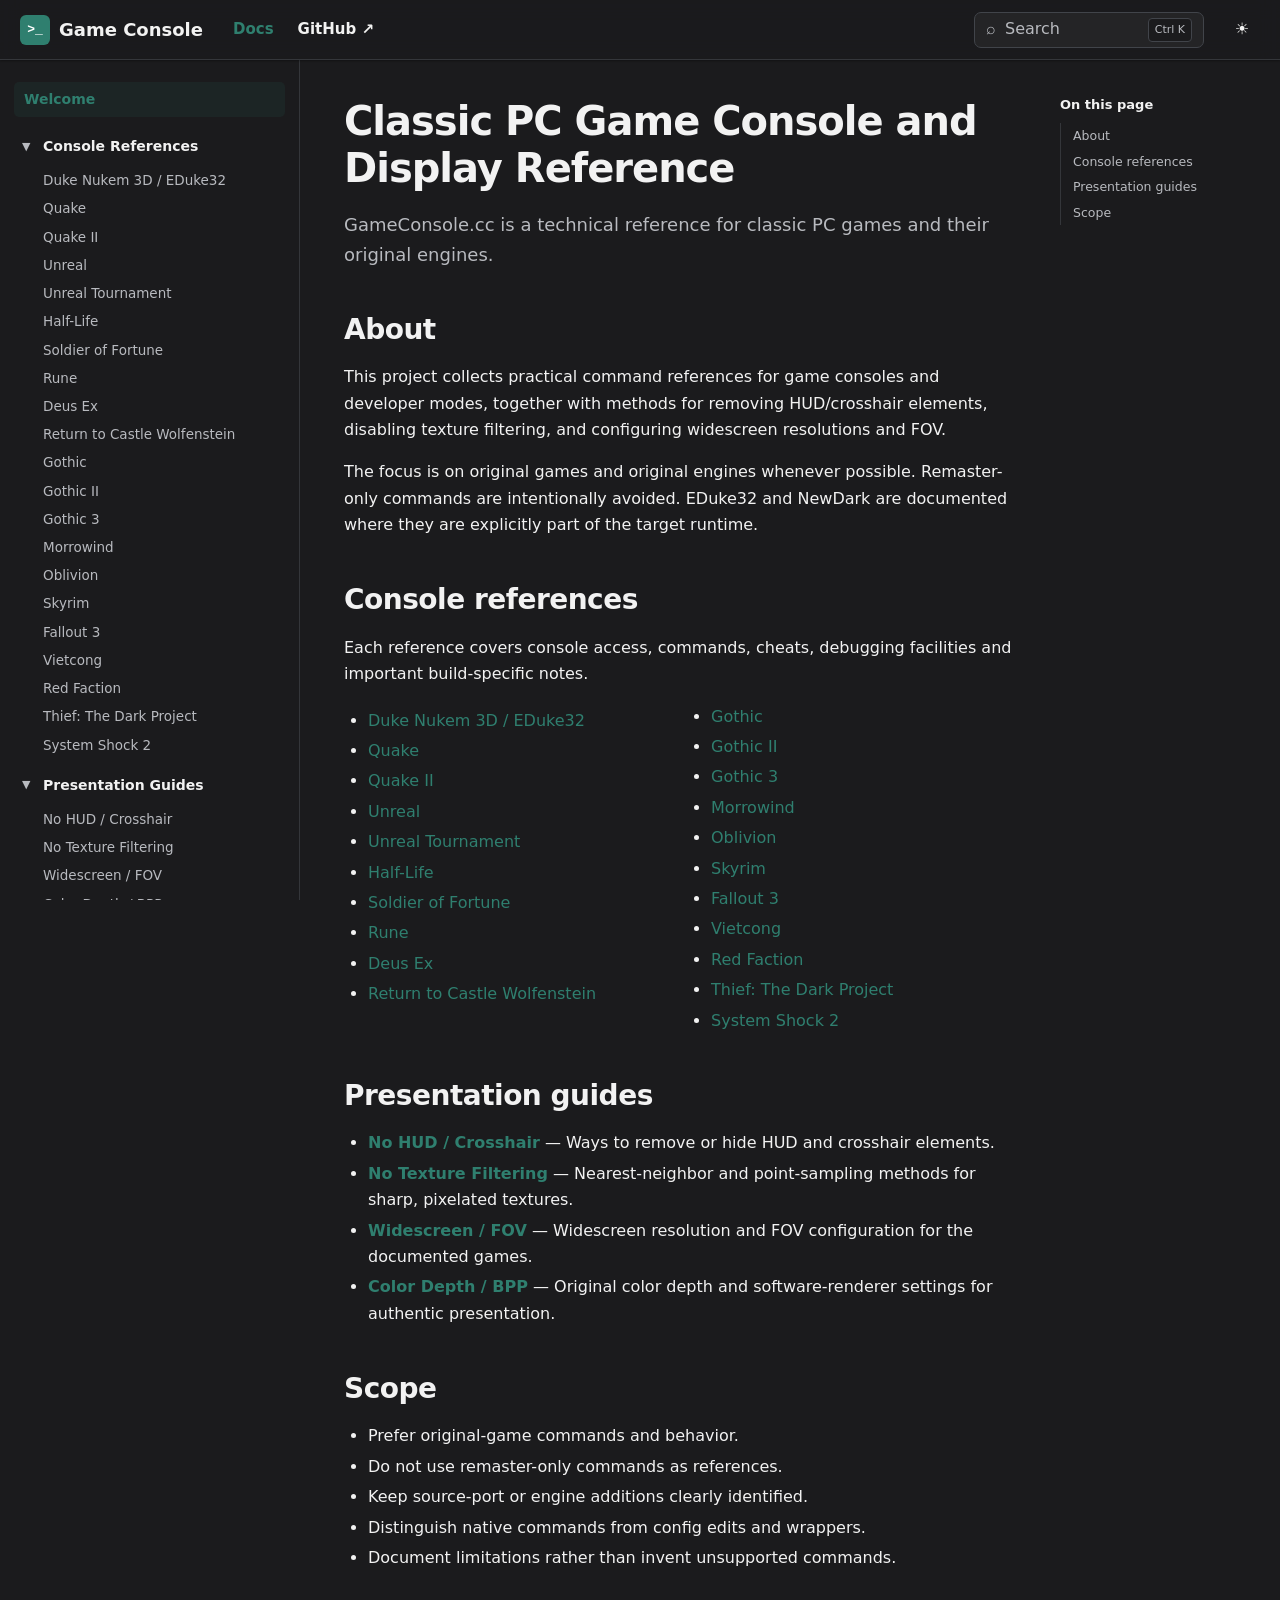
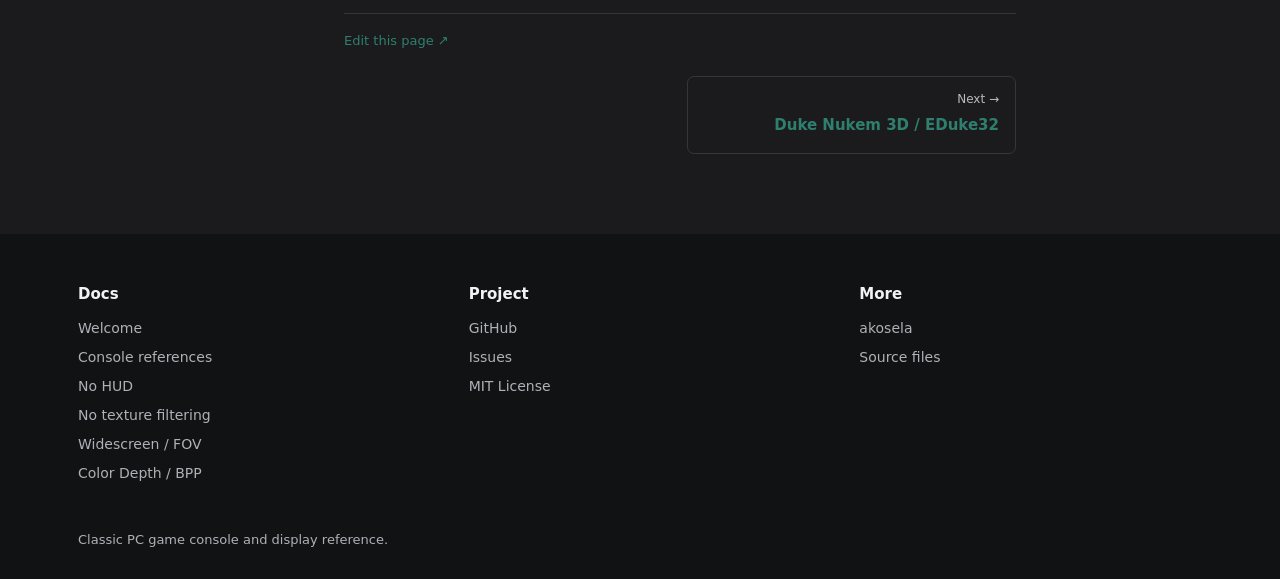
<file: docs/index.html>
<!doctype html>
<html lang="en">
<head>
  <meta charset="utf-8">
  <meta name="viewport" content="width=device-width,initial-scale=1">
  <meta name="description" content="Classic PC game console commands, HUD removal, texture filtering, widescreen and FOV documentation.">
  <title>GameConsole.cc - Classic PC Game Console and Display Reference</title>
  <link rel="stylesheet" href="assets/styles.css">
  <script>
    (()=>{const t=localStorage.getItem("gcd-theme") || "dark";document.documentElement.dataset.theme=t;})();
  </script>
</head>
<body>
<header class="navbar">
  <div class="navbar-inner">
    <button class="icon-button mobile-menu" id="mobile-menu"
            type="button" aria-label="Toggle navigation">☰</button>
    <a class="navbar-brand" href="index.html">
      <span class="brand-icon">&gt;_</span>
      <span>Game Console</span>
    </a>
    <nav class="navbar-items" aria-label="Primary navigation">
      <a class="navbar-link active" href="index.html">Docs</a>
      <a class="navbar-link" data-repo-link target="_blank" rel="noopener">GitHub ↗</a>
    </nav>
    <div class="navbar-spacer"></div>
    <button class="search-button" id="search-button" type="button">
      <span>⌕</span>
      <span class="label">Search</span>
      <span class="key">Ctrl K</span>
    </button>
    <button class="icon-button" id="theme-toggle" type="button"
            aria-label="Toggle color mode">◐</button>
  </div>
</header>
<div class="docs-shell">
  <aside id="sidebar" class="sidebar"></aside>
  <main class="docs-main">
    <div class="docs-content">
      <h1 class="home-title">Classic PC Game Console and Display Reference</h1>
      <p class="home-lead">
        GameConsole.cc is a technical reference for classic PC games and their
        original engines.
      </p>
      <section class="content-section" id="about">
        <h2>About</h2>
        <p>
          This project collects practical command references for game consoles
          and developer modes, together with methods for removing HUD/crosshair
          elements, disabling texture filtering, and configuring widescreen
          resolutions and FOV.
        </p>
        <p>
          The focus is on original games and original engines whenever possible.
          Remaster-only commands are intentionally avoided. EDuke32 and NewDark
          are documented where they are explicitly part of the target runtime.
        </p>
      </section>
      <section class="content-section" id="console-references">
        <h2>Console references</h2>
        <p>
          Each reference covers console access, commands, cheats, debugging
          facilities and important build-specific notes.
        </p>
        <ul class="game-columns" id="console-list"></ul>
      </section>

      <section class="content-section" id="presentation-guides">
        <h2>Presentation guides</h2>
        <ul id="guide-list"></ul>
      </section>
      <section class="content-section" id="scope">
        <h2>Scope</h2>
        <ul>
          <li>Prefer original-game commands and behavior.</li>
          <li>Do not use remaster-only commands as references.</li>
          <li>Keep source-port or engine additions clearly identified.</li>
          <li>Distinguish native commands from config edits and wrappers.</li>
          <li>Document limitations rather than invent unsupported commands.</li>
        </ul>
      </section>
      <div class="edit-row">
        <a href="https://github.com/akosela/game-console/edit/master/README.md"
           target="_blank" rel="noopener">Edit this page ↗</a>
      </div>
      <nav class="pagination-nav">
        <div></div>
        <a class="pagination-link next"
           href="doc.html?file=duke-nukem-3d-eduke32-console.txt">
          <span class="pagination-sublabel">Next →</span>
          <span class="pagination-title">Duke Nukem 3D / EDuke32</span>
        </a>
      </nav>
    </div>
  </main>
  <aside class="toc">
    <div class="toc-label">On this page</div>
    <a href="#about">About</a>
    <a href="#console-references">Console references</a>
    <a href="#presentation-guides">Presentation guides</a>
    <a href="#scope">Scope</a>
  </aside>
</div>
<footer class="footer">
  <div class="footer-inner">
    <div>
      <div class="footer-title">Docs</div>
      <a href="index.html">Welcome</a>
      <a href="doc.html?file=thief-console.txt">Console references</a>
      <a href="doc.html?file=nohud.txt">No HUD</a>
      <a href="doc.html?file=notexturefiltering.txt">No texture filtering</a>
      <a href="doc.html?file=widescreen.txt">Widescreen / FOV</a>
      <a href="doc.html?file=bpp.txt">Color Depth / BPP</a>
    </div>
    <div>
      <div class="footer-title">Project</div>
      <a data-repo-link target="_blank" rel="noopener">GitHub</a>
      <a href="https://github.com/akosela/game-console/issues" target="_blank" rel="noopener">Issues</a>
      <a href="https://github.com/akosela/game-console/blob/master/LICENSE" target="_blank" rel="noopener">MIT License</a>
    </div>
    <div>
      <div class="footer-title">More</div>
      <a href="https://github.com/akosela" target="_blank" rel="noopener">akosela</a>
      <a href="https://github.com/akosela/game-console" target="_blank" rel="noopener">Source files</a>
    </div>
  </div>
  <div class="footer-bottom">
    Classic PC game console and display reference.
  </div>
</footer>

<div class="search-modal" id="search-modal" aria-hidden="true">
  <div class="search-panel" role="dialog" aria-modal="true" aria-label="Search documentation">
    <div class="search-input-row">
      <span>⌕</span>
      <input id="search-input" class="search-input" type="search"
             placeholder="Search documentation..." autocomplete="off">
    </div>
    <div id="search-results" class="search-results"></div>
  </div>
</div>
<script src="assets/config.js"></script>
<script src="assets/app.js"></script>
<script>
(() => {
  const docs=window.GAME_CONSOLE_DOCS.documents;
  const api=window.GameConsoleDocs;
  const consoleDocs=docs.filter(d=>d.group==="Console References");
  const guides=docs.filter(d=>d.group==="Presentation Guides");
  const guideDescriptions={
  "nohud.txt": "Ways to remove or hide HUD and crosshair elements.",
  "notexturefiltering.txt":
    "Nearest-neighbor and point-sampling methods for sharp, pixelated textures.",
  "widescreen.txt":
    "Widescreen resolution and FOV configuration for the documented games.",
  "bpp.txt":
    "Original color depth and software-renderer settings for authentic presentation."
};
  document.querySelector("#console-list").innerHTML=consoleDocs.map(
    d=>`<li><a href="${api.docUrl(d.file)}">${api.escapeHtml(d.title)}</a></li>`
  ).join("");
  document.querySelector("#guide-list").innerHTML=guides.map(d=>{
    const desc=guideDescriptions[d.file] || "Presentation configuration reference.";
    return `<li><a href="${api.docUrl(d.file)}"><strong>${api.escapeHtml(d.title)}</strong></a> — ${desc}</li>`;
  }).join("");
})();
</script>
<!-- Cloudflare Web Analytics --><script type='module' src='https://static.cloudflareinsights.com/beacon.min.js' data-cf-beacon='{"token": "ddf84d8627ce4d67b2b83c2fdfb0695c"}'></script><!-- End Cloudflare Web Analytics -->
</body>
</html>
</file>
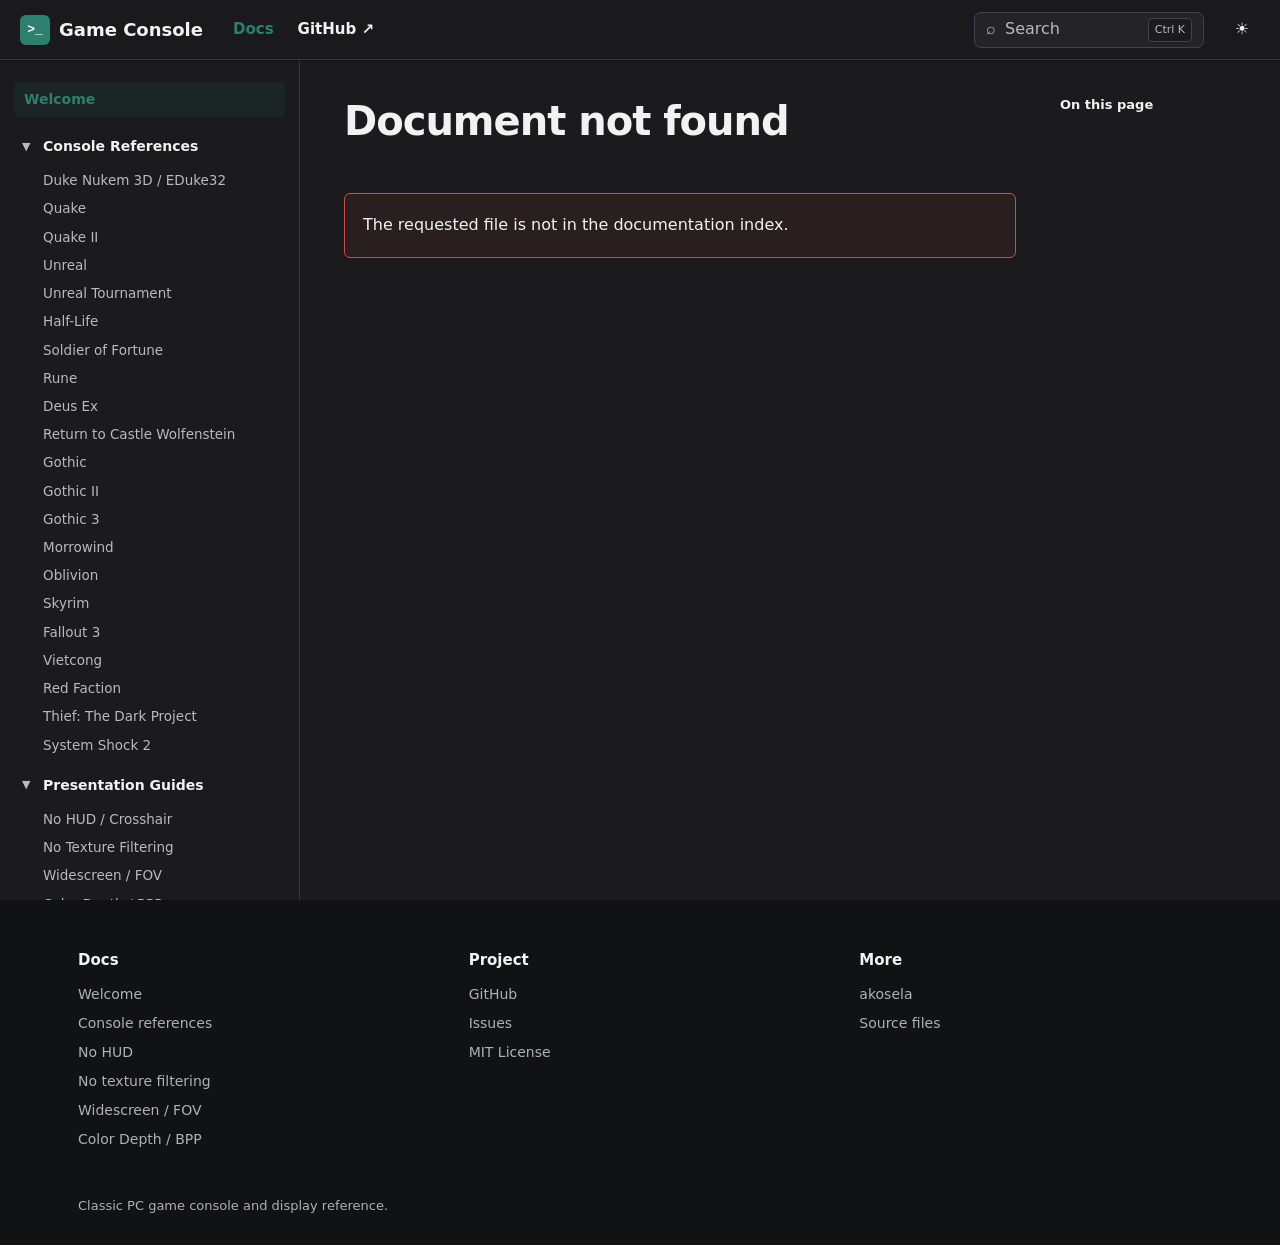
<file: docs/doc.html>
<!doctype html>
<html lang="en">
<head>
  <meta charset="utf-8">
  <meta name="viewport" content="width=device-width,initial-scale=1">
  <meta name="description" content="Game Console documentation reference.">
  <title>Game Console</title>
  <link rel="stylesheet" href="assets/styles.css">
  <script>
    (()=>{const t=localStorage.getItem("gcd-theme") || "dark";document.documentElement.dataset.theme=t;})();
  </script>
</head>
<body>
<header class="navbar">
  <div class="navbar-inner">
    <button class="icon-button mobile-menu" id="mobile-menu"
            type="button" aria-label="Toggle navigation">☰</button>
    <a class="navbar-brand" href="index.html">
      <span class="brand-icon">&gt;_</span>
      <span>Game Console</span>
    </a>
    <nav class="navbar-items" aria-label="Primary navigation">
      <a class="navbar-link active" href="index.html">Docs</a>
      <a class="navbar-link" data-repo-link target="_blank" rel="noopener">GitHub ↗</a>
    </nav>
    <div class="navbar-spacer"></div>
    <button class="search-button" id="search-button" type="button">
      <span>⌕</span>
      <span class="label">Search</span>
      <span class="key">Ctrl K</span>
    </button>
    <button class="icon-button" id="theme-toggle" type="button"
            aria-label="Toggle color mode">◐</button>
  </div>
</header>
<div class="docs-shell">
  <aside id="sidebar" class="sidebar"></aside>
  <main class="docs-main">
    <div class="docs-content">
      <h1 id="doc-title" class="doc-title">Loading…</h1>
      <div id="doc-meta" class="doc-meta"></div>
      <div id="doc-actions" class="doc-actions"></div>
      <article id="article" class="article">
        <div class="loading">Loading source document…</div>
      </article>
      <div id="doc-bottom"></div>
    </div>
  </main>
  <aside class="toc">
    <div class="toc-label">On this page</div>
    <div id="toc-links"></div>
  </aside>
</div>
<footer class="footer">
  <div class="footer-inner">
    <div>
      <div class="footer-title">Docs</div>
      <a href="index.html">Welcome</a>
      <a href="doc.html?file=thief-console.txt">Console references</a>
      <a href="doc.html?file=nohud.txt">No HUD</a>
      <a href="doc.html?file=notexturefiltering.txt">No texture filtering</a>
      <a href="doc.html?file=widescreen.txt">Widescreen / FOV</a>
      <a href="doc.html?file=bpp.txt">Color Depth / BPP</a>
    </div>
    <div>
      <div class="footer-title">Project</div>
      <a data-repo-link target="_blank" rel="noopener">GitHub</a>
      <a href="https://github.com/akosela/game-console/issues" target="_blank" rel="noopener">Issues</a>
      <a href="https://github.com/akosela/game-console/blob/master/LICENSE" target="_blank" rel="noopener">MIT License</a>
    </div>
    <div>
      <div class="footer-title">More</div>
      <a href="https://github.com/akosela" target="_blank" rel="noopener">akosela</a>
      <a href="https://github.com/akosela/game-console" target="_blank" rel="noopener">Source files</a>
    </div>
  </div>
  <div class="footer-bottom">
    Classic PC game console and display reference.
  </div>
</footer>

<div class="search-modal" id="search-modal" aria-hidden="true">
  <div class="search-panel" role="dialog" aria-modal="true" aria-label="Search documentation">
    <div class="search-input-row">
      <span>⌕</span>
      <input id="search-input" class="search-input" type="search"
             placeholder="Search documentation..." autocomplete="off">
    </div>
    <div id="search-results" class="search-results"></div>
  </div>
</div>
<script src="assets/config.js"></script>
<script src="assets/app.js"></script>
<script src="assets/doc.js"></script>

<!-- Cloudflare Web Analytics --><script type='module' src='https://static.cloudflareinsights.com/beacon.min.js' data-cf-beacon='{"token": "ddf84d8627ce4d67b2b83c2fdfb0695c"}'></script><!-- End Cloudflare Web Analytics -->
</body>
</html>
</file>
<file: docs/assets/styles.css>
:root {
  --ifm-color-primary: #2f7f6f;
  --ifm-color-primary-dark: #2a7264;
  --ifm-color-primary-light: #398f7e;
  --bg: #ffffff;
  --bg-subtle: #f7f7f8;
  --text: #1c1e21;
  --text-muted: #606770;
  --border: #e2e3e5;
  --border-strong: #d4d5d8;
  --code-bg: #f4f5f6;
  --code-text: #292d33;
  --navbar-bg: rgba(255,255,255,.97);
  --sidebar-bg: #ffffff;
  --footer-bg: #242526;
  --footer-text: #e4e6eb;
  --footer-muted: #b0b3b8;
  --shadow: 0 1px 2px 0 rgba(0,0,0,.08);
  --navbar-height: 60px;
  --sidebar-width: 300px;
  --toc-width: 220px;
  --content-max: 820px;
  --font: system-ui,-apple-system,BlinkMacSystemFont,"Segoe UI",Roboto,Helvetica,Arial,sans-serif;
  --mono: ui-monospace,SFMono-Regular,Menlo,Monaco,Consolas,"Liberation Mono","Courier New",monospace;
}
html[data-theme="dark"] {
  --bg: #1b1b1d;
  --bg-subtle: #242426;
  --text: #f2f2f2;
  --text-muted: #b8babf;
  --border: #34363a;
  --border-strong: #41444a;
  --code-bg: #27292d;
  --code-text: #f0f1f2;
  --navbar-bg: rgba(27,27,29,.97);
  --sidebar-bg: #1b1b1d;
  --footer-bg: #111214;
  --footer-text: #f1f2f3;
  --footer-muted: #aeb1b7;
  --shadow: 0 1px 2px rgba(0,0,0,.35);
}
* { box-sizing: border-box; }
html {
  scroll-behavior: smooth;
  scroll-padding-top: calc(var(--navbar-height) + 16px);
}
body {
  margin: 0;
  color: var(--text);
  background: var(--bg);
  font-family: var(--font);
  font-size: 16px;
  line-height: 1.65;
  -webkit-font-smoothing: antialiased;
}
a {
  color: var(--ifm-color-primary);
  text-decoration: none;
}
a:hover { text-decoration: underline; }
code {
  padding: .12rem .3rem;
  border-radius: 4px;
  background: var(--code-bg);
  color: var(--code-text);
  font-family: var(--mono);
  font-size: 13px;
}
button,input { font: inherit; }
::selection {
  color: #fff;
  background: var(--ifm-color-primary);
}

/* Navbar */
.navbar {
  position: sticky;
  top: 0;
  z-index: 80;
  height: var(--navbar-height);
  border-bottom: 1px solid var(--border);
  background: var(--navbar-bg);
  box-shadow: var(--shadow);
  backdrop-filter: blur(10px);
}
.navbar-inner {
  height: 100%;
  display: flex;
  align-items: center;
  gap: 20px;
  padding: 0 20px;
}
.navbar-brand {
  display: inline-flex;
  align-items: center;
  gap: 9px;
  color: var(--text);
  font-size: 18px;
  font-weight: 700;
}
.navbar-brand:hover { text-decoration: none; }
.brand-icon {
  width: 30px;
  height: 30px;
  display: grid;
  place-items: center;
  border-radius: 6px;
  background: var(--ifm-color-primary);
  color: white;
  font-family: var(--mono);
  font-size: 13px;
  font-weight: 700;
}
.navbar-items {
  display: flex;
  align-items: center;
  gap: 4px;
}
.navbar-link {
  padding: 7px 10px;
  border-radius: 5px;
  color: var(--text);
  font-size: 15px;
  font-weight: 600;
}
.navbar-link:hover {
  color: var(--ifm-color-primary);
  text-decoration: none;
}
.navbar-link.active { color: var(--ifm-color-primary); }
.navbar-spacer { flex: 1; }
.search-button {
  width: 230px;
  height: 36px;
  display: flex;
  align-items: center;
  gap: 9px;
  padding: 0 11px;
  border: 1px solid var(--border-strong);
  border-radius: 7px;
  color: var(--text-muted);
  background: var(--bg-subtle);
  cursor: pointer;
  text-align: left;
}
.search-button .key {
  margin-left: auto;
  padding: 1px 6px;
  border: 1px solid var(--border-strong);
  border-radius: 4px;
  background: var(--bg);
  font-size: 11px;
  line-height: 20px;
}
.icon-button {
  width: 36px;
  height: 36px;
  display: grid;
  place-items: center;
  border: 0;
  border-radius: 6px;
  color: var(--text);
  background: transparent;
  cursor: pointer;
}
.icon-button:hover { background: var(--bg-subtle); }
.mobile-menu { display: none; }

/* Docs shell */
.docs-shell {
  display: grid;
  grid-template-columns: var(--sidebar-width) minmax(0,1fr) var(--toc-width);
  min-height: calc(100vh - var(--navbar-height));
}
.sidebar {
  position: sticky;
  top: var(--navbar-height);
  height: calc(100vh - var(--navbar-height));
  overflow-y: auto;
  border-right: 1px solid var(--border);
  background: var(--sidebar-bg);
  padding: 22px 14px 36px;
}
.sidebar-home {
  display: block;
  margin-bottom: 12px;
  padding: 6px 10px;
  border-radius: 5px;
  color: var(--text);
  font-size: 14px;
  font-weight: 600;
}
.sidebar-home:hover {
  background: var(--bg-subtle);
  text-decoration: none;
}
.sidebar-home.active {
  color: var(--ifm-color-primary);
  background: color-mix(in srgb, var(--ifm-color-primary) 10%, transparent);
}
.sidebar-group { margin: 5px 0 9px; }
.sidebar-group-toggle {
  width: 100%;
  display: flex;
  align-items: center;
  gap: 7px;
  padding: 6px 8px;
  border: 0;
  border-radius: 5px;
  color: var(--text);
  background: transparent;
  cursor: pointer;
  font-size: 14px;
  font-weight: 700;
  text-align: left;
}
.sidebar-group-toggle:hover { background: var(--bg-subtle); }
.sidebar-chevron {
  width: 14px;
  color: var(--text-muted);
  font-size: 11px;
  transition: transform .12s ease;
}
.sidebar-group.collapsed .sidebar-chevron { transform: rotate(-90deg); }
.sidebar-list {
  margin: 2px 0 4px;
  padding: 0 0 0 21px;
  list-style: none;
}
.sidebar-group.collapsed .sidebar-list { display: none; }
.sidebar-link {
  display: block;
  padding: 5px 8px;
  border-radius: 5px;
  color: var(--text-muted);
  font-size: 13.5px;
  line-height: 1.35;
}
.sidebar-link:hover {
  color: var(--text);
  background: var(--bg-subtle);
  text-decoration: none;
}
.sidebar-link.active {
  color: var(--ifm-color-primary);
  background: color-mix(in srgb, var(--ifm-color-primary) 10%, transparent);
  font-weight: 600;
}
.docs-main {
  min-width: 0;
  padding: 38px 44px 80px;
}
.docs-content {
  width: min(100%, var(--content-max));
  margin: 0 auto;
}
.toc {
  position: sticky;
  top: var(--navbar-height);
  align-self: start;
  max-height: calc(100vh - var(--navbar-height));
  overflow-y: auto;
  padding: 34px 20px 40px 0;
}
.toc-label {
  margin-bottom: 8px;
  color: var(--text);
  font-size: 13px;
  font-weight: 700;
}
.toc a {
  display: block;
  padding: 4px 0 4px 12px;
  border-left: 1px solid var(--border);
  color: var(--text-muted);
  font-size: 12.5px;
  line-height: 1.4;
}
.toc a:hover {
  color: var(--ifm-color-primary);
  text-decoration: none;
}
.toc a.active {
  color: var(--ifm-color-primary);
  border-left-color: var(--ifm-color-primary);
}

/* Home/article */
.doc-title,
.home-title {
  margin: 0 0 18px;
  color: var(--text);
  font-size: 40px;
  line-height: 1.18;
  letter-spacing: -.025em;
}
.home-lead {
  margin: 0 0 34px;
  color: var(--text-muted);
  font-size: 18px;
}
.content-section {
  margin: 0 0 38px;
}
.content-section h2,
.article h2 {
  margin: 36px 0 16px;
  padding-top: 6px;
  font-size: 28px;
  line-height: 1.3;
  letter-spacing: -.018em;
}
.content-section h3,
.article h3 {
  margin: 28px 0 10px;
  font-size: 21px;
  line-height: 1.35;
}
.content-section p,
.article p {
  margin: 0 0 16px;
}
.content-section ul,
.article ul,
.article ol {
  margin: 0 0 16px;
  padding-left: 24px;
}
.content-section li,
.article li { margin: 4px 0; }
.game-columns {
  columns: 2;
  column-gap: 38px;
  padding-left: 22px;
}
.game-columns li { break-inside: avoid; }
.doc-meta {
  margin: -8px 0 28px;
  color: var(--text-muted);
  font-size: 13px;
}
.doc-actions {
  display: flex;
  flex-wrap: wrap;
  gap: 12px;
  margin: -10px 0 30px;
}
.doc-actions a {
  font-size: 13px;
  font-weight: 600;
}
.article section { margin-bottom: 34px; }
.anchor-link {
  margin-left: 7px;
  opacity: 0;
  color: var(--ifm-color-primary);
  font-size: .75em;
  font-weight: 400;
}
.article h2:hover .anchor-link { opacity: 1; }
.note {
  padding: 12px 16px;
  border-left: 4px solid var(--ifm-color-primary);
  border-radius: 4px;
  background: color-mix(in srgb, var(--ifm-color-primary) 8%, var(--bg-subtle));
}
.command-card {
  margin: 18px 0;
  border: 1px solid var(--border);
  border-radius: 6px;
  overflow: hidden;
}
.command-line {
  position: relative;
  padding: 11px 52px 11px 13px;
  background: var(--code-bg);
  color: var(--code-text);
  font-family: var(--mono);
  font-size: 13px;
  overflow-wrap: anywhere;
}
.command-description {
  padding: 11px 13px;
  border-top: 1px solid var(--border);
  color: var(--text-muted);
  font-size: 14px;
}
.copy-button {
  position: absolute;
  right: 7px;
  top: 7px;
  height: 28px;
  padding: 0 7px;
  border: 1px solid var(--border-strong);
  border-radius: 5px;
  background: var(--bg);
  color: var(--text-muted);
  cursor: pointer;
  font-size: 11px;
}
pre.code-block,
pre.raw-fallback {
  margin: 18px 0;
  padding: 14px 16px;
  overflow-x: auto;
  border: 1px solid var(--border);
  border-radius: 6px;
  background: var(--code-bg);
  color: var(--code-text);
  font-family: var(--mono);
  font-size: 13px;
  line-height: 1.55;
}
pre code {
  padding: 0;
  background: transparent;
  color: inherit;
  font-size: inherit;
}
.edit-row {
  display: flex;
  justify-content: flex-start;
  margin: 42px 0 24px;
  padding-top: 16px;
  border-top: 1px solid var(--border);
  font-size: 13px;
}
.pagination-nav {
  display: grid;
  grid-template-columns: 1fr 1fr;
  gap: 14px;
  margin-top: 18px;
}
.pagination-link {
  min-height: 78px;
  padding: 13px 16px;
  border: 1px solid var(--border);
  border-radius: 7px;
  color: var(--text);
}
.pagination-link:hover {
  border-color: var(--ifm-color-primary);
  text-decoration: none;
}
.pagination-link.next { text-align: right; }
.pagination-sublabel {
  display: block;
  color: var(--text-muted);
  font-size: 12px;
}
.pagination-title {
  display: block;
  margin-top: 3px;
  color: var(--ifm-color-primary);
  font-size: 15px;
  font-weight: 700;
}

/* Search modal */
.search-modal {
  position: fixed;
  inset: 0;
  z-index: 120;
  display: none;
  justify-content: center;
  align-items: flex-start;
  padding: 72px 16px 20px;
  background: rgba(0,0,0,.45);
}
.search-modal.open { display: flex; }
.search-panel {
  width: min(650px,100%);
  overflow: hidden;
  border: 1px solid var(--border);
  border-radius: 8px;
  background: var(--bg);
  box-shadow: 0 18px 60px rgba(0,0,0,.25);
}
.search-input-row {
  display: flex;
  align-items: center;
  gap: 10px;
  padding: 12px 14px;
  border-bottom: 1px solid var(--border);
}
.search-input {
  flex: 1;
  min-width: 0;
  border: 0;
  outline: 0;
  color: var(--text);
  background: transparent;
  font-size: 16px;
}
.search-results {
  max-height: 55vh;
  overflow-y: auto;
  padding: 8px;
}
.search-result {
  display: block;
  padding: 10px 11px;
  border-radius: 5px;
  color: var(--text);
}
.search-result:hover,
.search-result.selected {
  background: var(--bg-subtle);
  text-decoration: none;
}
.search-result strong {
  display: block;
  font-size: 14px;
}
.search-result span {
  display: block;
  margin-top: 2px;
  color: var(--text-muted);
  font-size: 12px;
}
.search-empty {
  padding: 18px;
  color: var(--text-muted);
  font-size: 13px;
}

/* Footer */
.footer {
  color: var(--footer-text);
  background: var(--footer-bg);
}
.footer-inner {
  max-width: 1180px;
  display: grid;
  grid-template-columns: repeat(3,1fr);
  gap: 48px;
  margin: 0 auto;
  padding: 48px 28px 38px;
}
.footer-title {
  margin-bottom: 10px;
  font-size: 15px;
  font-weight: 700;
}
.footer a {
  display: block;
  margin: 6px 0;
  color: var(--footer-muted);
  font-size: 14px;
}
.footer a:hover {
  color: #fff;
  text-decoration: none;
}
.footer-bottom {
  max-width: 1180px;
  margin: 0 auto;
  padding: 0 28px 28px;
  color: var(--footer-muted);
  font-size: 13px;
}

/* Error/loading */
.loading {
  min-height: 34vh;
  display: grid;
  place-items: center;
  color: var(--text-muted);
}
.error-card {
  padding: 18px;
  border: 1px solid #cc4b4b;
  border-radius: 6px;
  background: color-mix(in srgb,#cc4b4b 8%,var(--bg));
}

/* Responsive */
@media (max-width: 1120px) {
  .docs-shell {
    grid-template-columns: var(--sidebar-width) minmax(0,1fr);
  }
  .toc { display: none; }
}
@media (max-width: 820px) {
  .navbar-inner { gap: 8px; padding: 0 12px; }
  .mobile-menu { display: grid; }
  .navbar-items { display: none; }
  .search-button {
    width: 38px;
    justify-content: center;
    padding: 0;
  }
  .search-button .label,
  .search-button .key { display: none; }
  .docs-shell { display: block; }
  .sidebar {
    position: fixed;
    top: var(--navbar-height);
    left: 0;
    z-index: 70;
    width: min(86vw,var(--sidebar-width));
    transform: translateX(-103%);
    transition: transform .18s ease;
    box-shadow: 8px 0 26px rgba(0,0,0,.12);
  }
  .sidebar.open { transform: translateX(0); }
  .docs-main { padding: 32px 20px 60px; }
}
@media (max-width: 560px) {
  .navbar-brand span:last-child { display: none; }
  .doc-title,.home-title { font-size: 34px; }
  .content-section h2,.article h2 { font-size: 25px; }
  .game-columns { columns: 1; }
  .pagination-nav { grid-template-columns: 1fr; }
  .footer-inner {
    grid-template-columns: 1fr;
    gap: 26px;
    padding-top: 36px;
  }
}
</file>
